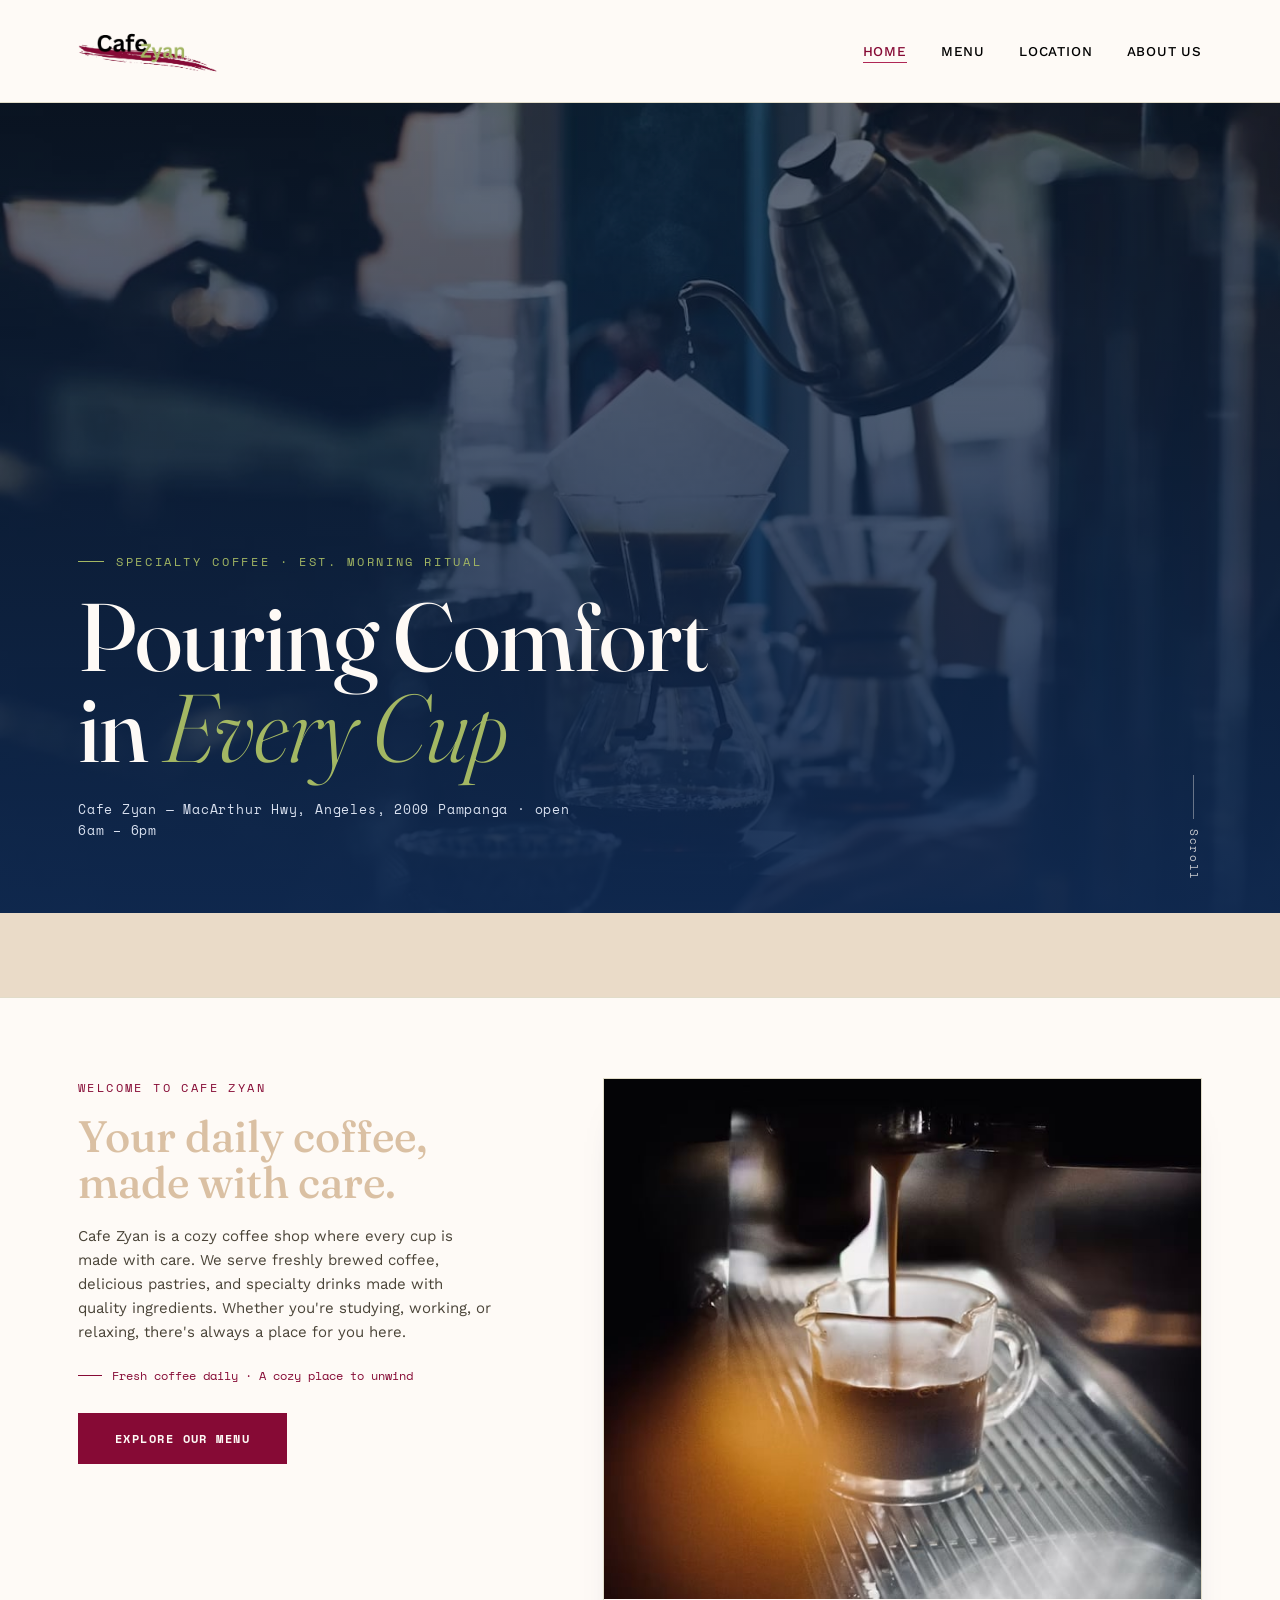
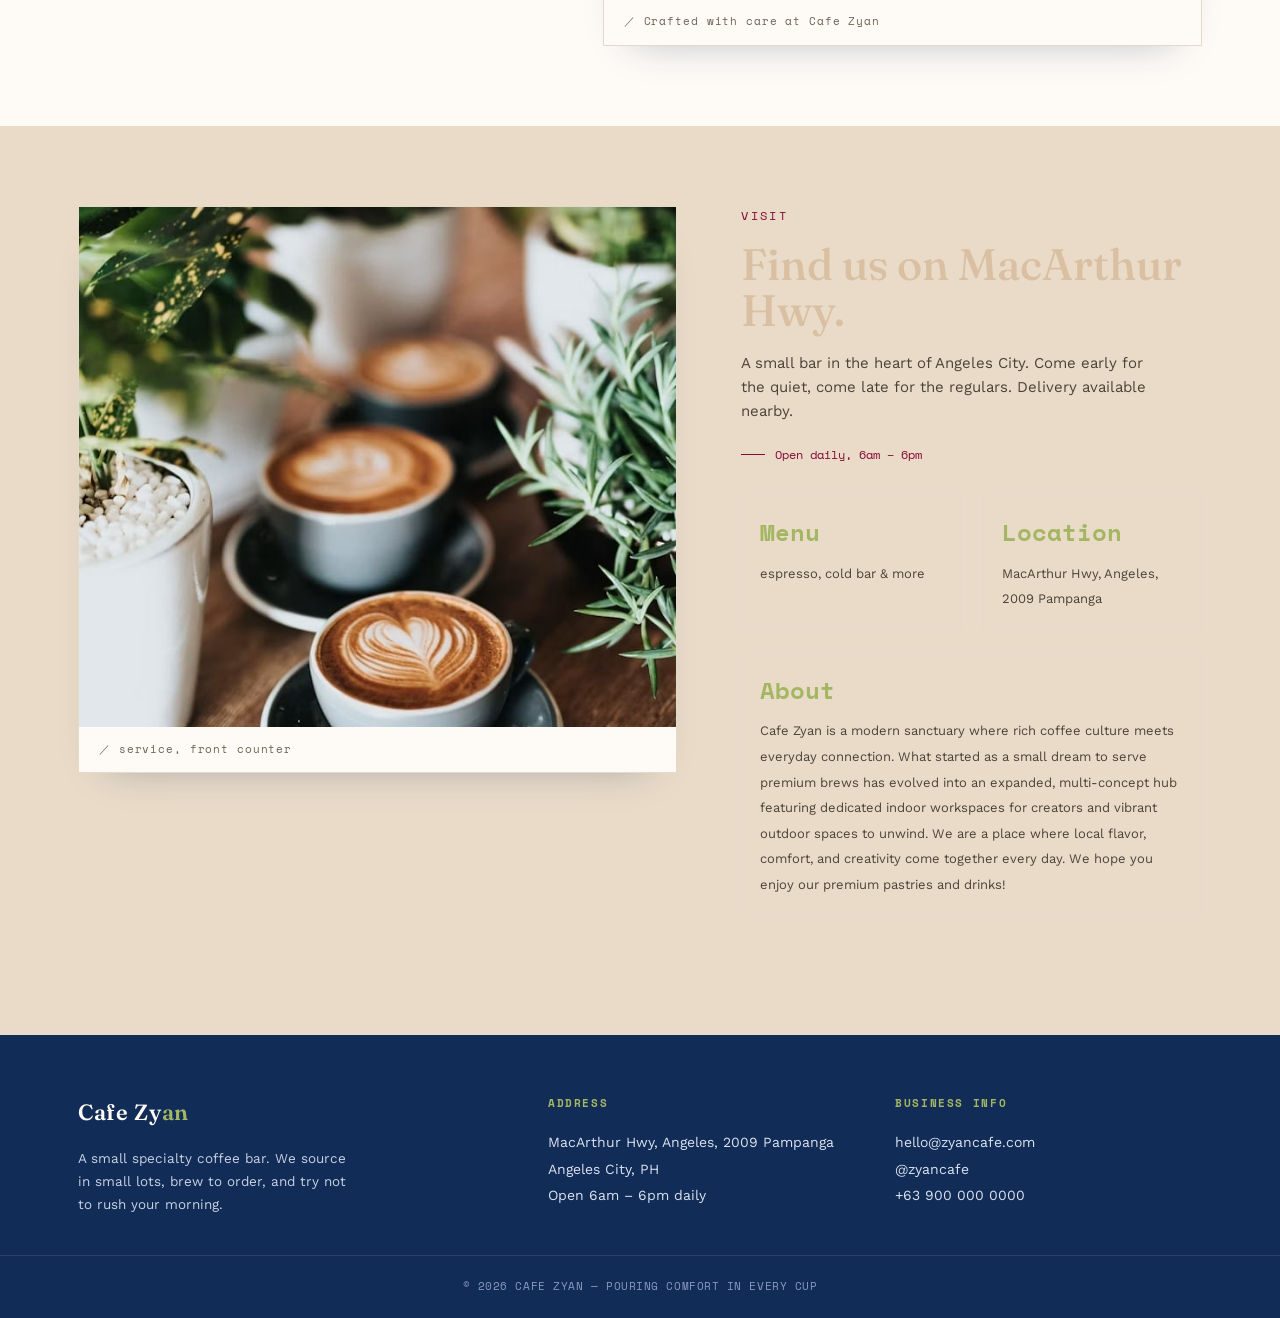
<file: index.html>
<!DOCTYPE html>
<html lang="en">
<head>
<meta charset="UTF-8">
<meta name="viewport" content="width=device-width, initial-scale=1.0">
<title>Cafe Zyan — Home · Pouring Comfort in Every Cup</title>
<link rel="preconnect" href="https://fonts.googleapis.com">
<link rel="preconnect" href="https://fonts.gstatic.com" crossorigin>
<link href="https://fonts.googleapis.com/css2?family=Fraunces:ital,wght@0,300;0,450;0,500;0,600;1,300;1,450;1,500;1,600&family=Work+Sans:wght@300;400;500;600&family=Space+Mono:wght@400;700&display=swap" rel="stylesheet">
<link rel="stylesheet" href="style.css">
</head>
<body>

<header id="top">
  <div class="nav-wrap">
    <div class="logotype nav-logo"><a href="index.html"><img src="image/Logo.png" alt="Cafe Zyan"></a></div>
    <nav>
      <ul id="nav-list">
        <li><a href="index.html" class="active">Home</a></li>
        <li><a href="menu.html">Menu</a></li>
        <li><a href="location.html">Location</a></li>
        <li><a href="about.html">About Us</a></li>
      </ul>
    </nav>
    <button class="menu-toggle" aria-label="Menu" id="toggle">
      <span></span><span></span><span></span>
    </button>
  </div>
</header>

<section class="hero">
  <img src="image/Hero.png" alt="A warmly lit neighborhood coffee bar at dawn">
  <div class="hero-inner">
    <div class="eyebrow">Specialty coffee · est. morning ritual</div>
    <h1>Pouring Comfort<br>in <em>Every Cup</em></h1>
    <p>Cafe Zyan — MacArthur Hwy, Angeles, 2009 Pampanga · open 6am – 6pm</p>
    <div class="scroll-cue"><span class="l"></span>Scroll</div>
  </div>
</section>

<section class="stats">
  <div class="stats-wrap">
    <!-- <div class="stat"><div class="num"><em>03</em></div><div class="label">Brew Methods</div></div>
    <div class="stat"><div class="num"><em>07</em></div><div class="label">Bean Origins</div></div>
    <div class="stat"><div class="num"><em>16h</em></div><div class="label">Cold Brew Steep</div></div>
    <div class="stat"><div class="num"><em>6AM</em></div><div class="label">First Pour Daily</div></div> -->
  </div>
</section>

<section class="section">
  <div class="container">
    <div class="text reveal">
      <span class="tag">Welcome to Cafe Zyan</span>
      <h2>Your daily coffee,<br>made with care.</h2>
      <p class="lede">Cafe Zyan is a cozy coffee shop where every cup is made with care. We serve freshly brewed coffee, delicious pastries, and specialty drinks made with quality ingredients. Whether you're studying, working, or relaxing, there's always a place for you here.</p>
      <div class="stat-note">Fresh coffee daily · A cozy place to unwind</div>
      <a class="btn" href="menu.html" style="margin-top:28px;">Explore Our Menu</a>
    </div>
    <div class="panel reveal d1">
      <img src="image/pouring coffee.png" alt="Barista preparing freshly brewed coffee" style="aspect-ratio:5/6; max-height:520px;">
      <div class="caption">／ Crafted with care at Cafe Zyan</div>
    </div>
  </div>
</section>

<section class="section alt">
  <div class="container">
    <div class="text reveal">
      <span class="tag">Visit</span>
      <h2>Find us on MacArthur Hwy.</h2>
      <p class="lede">A small bar in the heart of Angeles City. Come early for the quiet, come late for the regulars. Delivery available nearby.</p>
      <div class="stat-note">Open daily, 6am – 6pm</div>
      <div class="about-values" style="margin-top:30px;">
        <div class="value"><span class="vn">Menu</span><span class="vt">espresso, cold bar &amp; more</span></div>
        <div class="value"><span class="vn">Location</span><span class="vt">MacArthur Hwy, Angeles, 2009 Pampanga</span></div>
        <div class="value"><span class="vn">About</span><span class="vt">Cafe Zyan is a modern sanctuary where rich coffee culture meets everyday 
          connection. What started as a small dream to serve premium brews has evolved into an expanded, multi-concept hub featuring dedicated 
          indoor workspaces for creators and vibrant outdoor spaces to unwind. We are a place where local flavor, comfort, and creativity 
          come together every day. We hope you enjoy our premium pastries and drinks!</span></div>
      </div>
    </div>
    <div class="panel reveal d1">
      <img src="image/Barista-2.png" alt="A barista handing a latte over the counter to a customer" style="aspect-ratio:5/6; max-height:520px;">
      <div class="caption">／ service, front counter</div>
    </div>
  </div>
</section>

<footer>
  <div class="footer-wrap">
    <div>
      <div class="logotype">Cafe Zy<span>an</span></div>
      <p>A small specialty coffee bar. We source in small lots, brew to order, and try not to rush your morning.</p>
    </div>
    <div class="footer-col">
      <h4>Address</h4>
      <p>MacArthur Hwy, Angeles, 2009 Pampanga</p>
      <p>Angeles City, PH</p>
      <p>Open 6am – 6pm daily</p>
    </div>
    <div class="footer-col">
      <h4>Business Info</h4>
      <a href="mailto:hello@zyancafe.com">hello@zyancafe.com</a>
      <a href="#">@zyancafe</a>
      <a href="#">+63 900 000 0000</a>
    </div>
  </div>
  <div class="footer-bottom">© 2026 CAFE ZYAN — POURING COMFORT IN EVERY CUP</div>
</footer>

<script>
  const toggle = document.getElementById('toggle');
  const navList = document.getElementById('nav-list');
  toggle.addEventListener('click', ()=>{
    navList.classList.toggle('open');
    document.body.classList.toggle('menu-open');
  });
  navList.querySelectorAll('a').forEach(a=>{
    a.addEventListener('click', ()=>{
      navList.classList.remove('open');
      document.body.classList.remove('menu-open');
    });
  });

  const els = document.querySelectorAll('.reveal');
  const io = new IntersectionObserver((entries)=>{
    entries.forEach(e=>{
      if(e.isIntersecting){ e.target.classList.add('show'); io.unobserve(e.target); }
    });
  }, {threshold:.15});
  els.forEach(el=>io.observe(el));
</script>

</body>
</html>
</file>
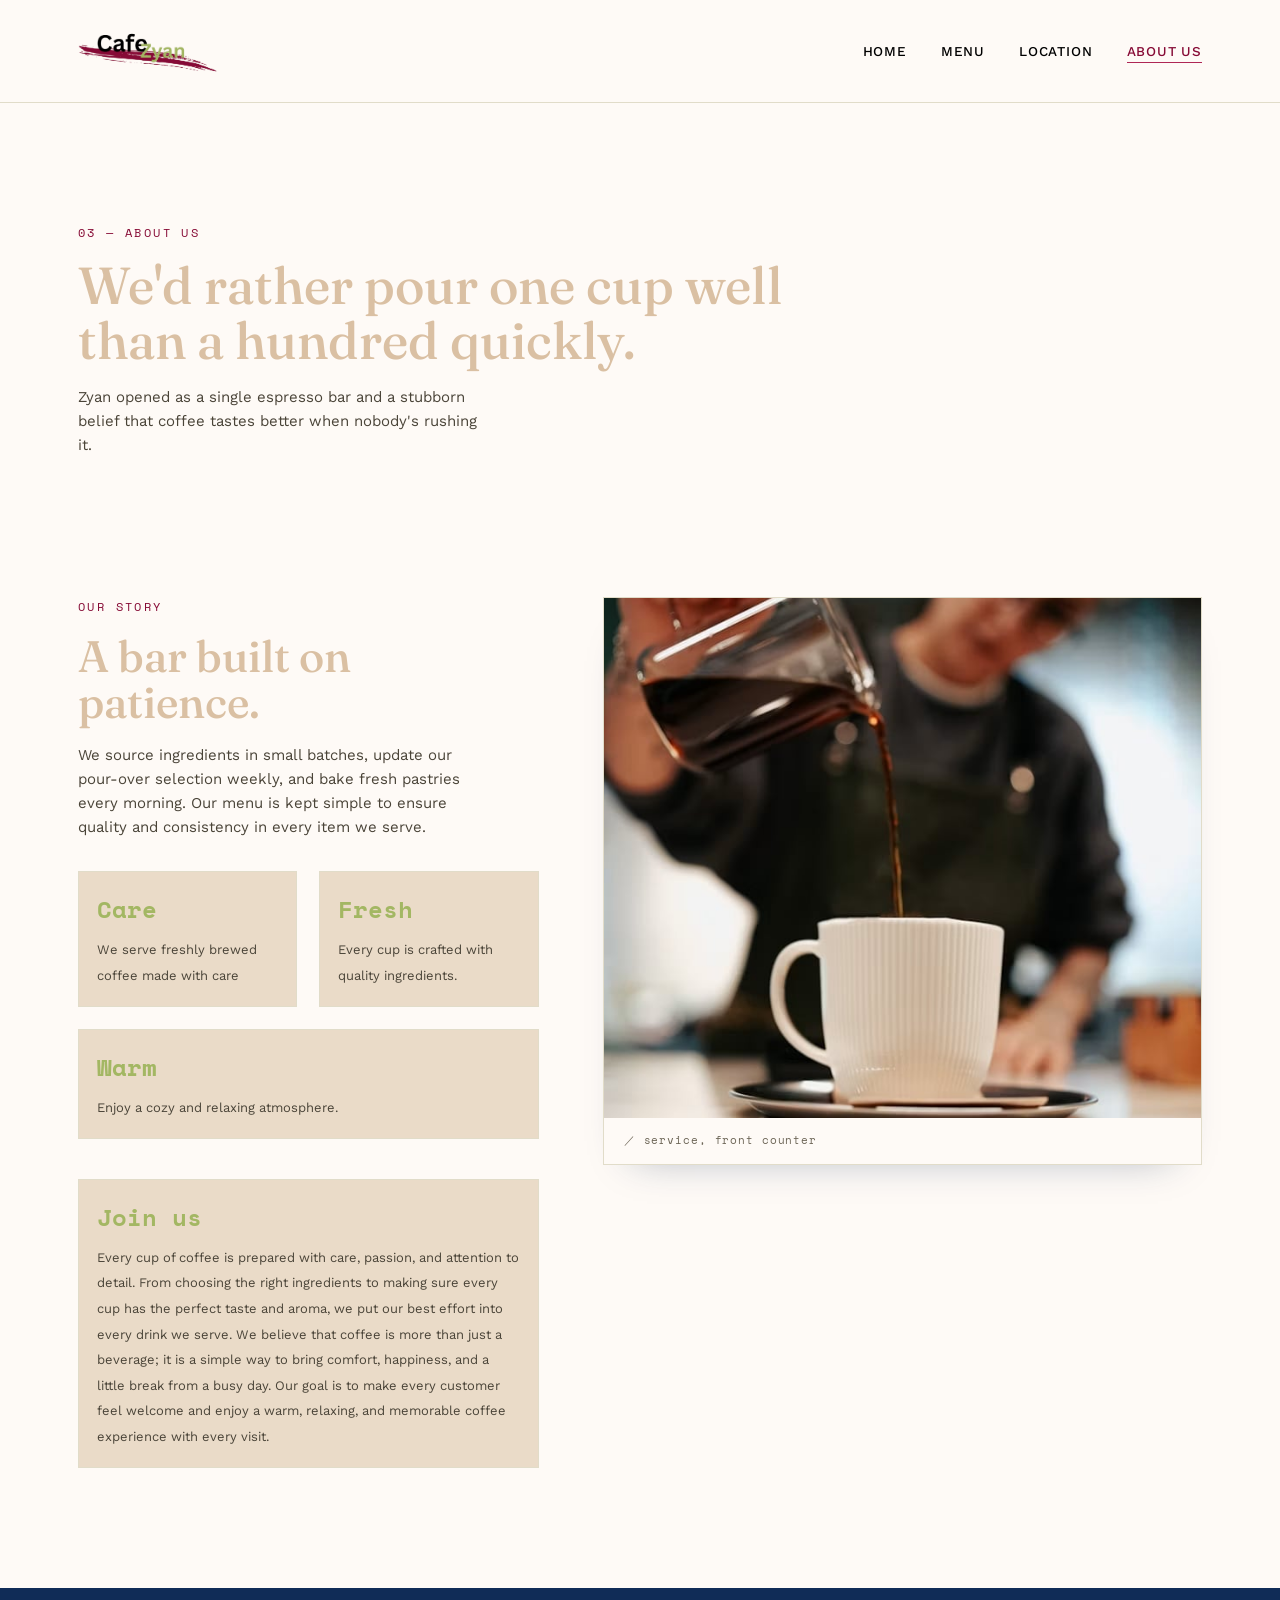
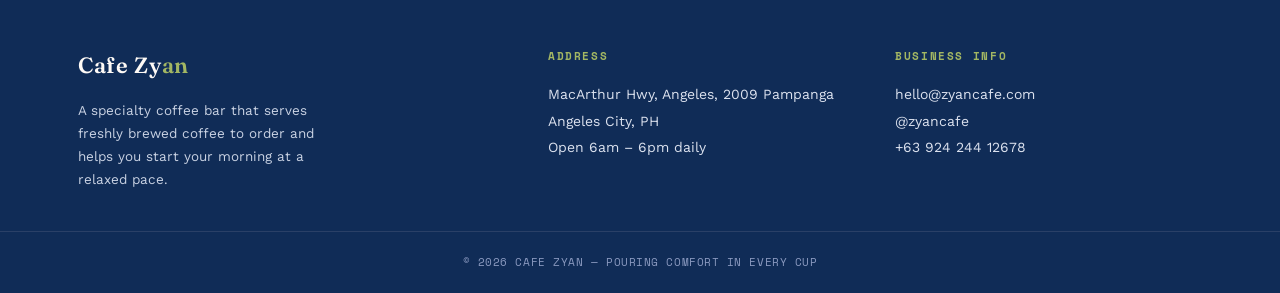
<file: about.html>
<!DOCTYPE html>
<html lang="en">
<head>
<meta charset="UTF-8">
<meta name="viewport" content="width=device-width, initial-scale=1.0">
<title>Cafe Zyan — About Us · Pouring Comfort in Every Cup</title>
<link rel="preconnect" href="https://fonts.googleapis.com">
<link rel="preconnect" href="https://fonts.gstatic.com" crossorigin>
<link href="https://fonts.googleapis.com/css2?family=Fraunces:ital,wght@0,300;0,450;0,500;0,600;1,300;1,450;1,500;1,600&family=Work+Sans:wght@300;400;500;600&family=Space+Mono:wght@400;700&display=swap" rel="stylesheet">
<link rel="stylesheet" href="style.css">
</head>
<body>

<header id="top">
  <div class="nav-wrap">

    <div class="nav-logo">
      <a href="index.html">
        <img src="image/Logo.png" alt="Cafe Zyan">
      </a>
    </div>

    <nav>
      <ul id="nav-list">
        <li><a href="index.html">Home</a></li>
        <li><a href="menu.html">Menu</a></li>
        <li><a href="location.html">Location</a></li>
        <li><a href="about.html" class="active">About Us</a></li>
      </ul>
    </nav>

    <button
      class="menu-toggle"
      id="toggle"
      aria-label="Toggle navigation menu"
      aria-controls="nav-list"
      aria-expanded="false"
      type="button"
    >
      <span></span>
      <span></span>
      <span></span>
    </button>

  </div>
</header>

<section class="page-hero" style="padding:120px 0 60px;">
  <div class="container">
    <span class="tag">03 — About Us</span>
    <h2 style="font-family:'Fraunces', serif; font-weight:500; font-size:clamp(34px,4.5vw,52px); color:var(--orange); line-height:1.05; margin-bottom:18px;">We'd rather pour one cup well<br>than a hundred quickly.</h2>
    <p class="lede" style="font-size:15px; color:#4a4438; max-width:46ch;">Zyan opened as a single espresso bar and a stubborn belief that coffee tastes better when nobody's rushing it.</p>
  </div>
</section>

<section class="section">
  <div class="container">
    <div class="text reveal">
      <span class="tag">Our story</span>
      <h2>A bar built on patience.</h2>
      <p class="lede">We source ingredients in small batches, update our pour-over selection weekly, and bake fresh pastries every morning. Our menu is kept simple to ensure quality and consistency in every item we serve.</p>
      
      <div class="about-values">
        <div class="value"><span class="vn">Care</span><span class="vt">We serve freshly brewed coffee made with care</span></div>
        <div class="value"><span class="vn">Fresh</span><span class="vt">Every cup is crafted with quality ingredients.</span></div>
        <div class="value"><span class="vn">Warm</span><span class="vt">Enjoy a cozy and relaxing atmosphere.</span></div>
      </div>

        <div class="stats">
          <div class="about-values">
          <div class="value"><span class="vn">Join us</span><span class="vt">Every cup of coffee is prepared with care, passion, and attention to detail. From choosing the right ingredients to making sure every cup has the perfect taste and aroma, 
            we put our best effort into every drink we serve. We believe that coffee is more than just a beverage; it is a simple way to bring comfort, happiness, and a little break from a busy day. Our goal is to make every 
            customer feel welcome and enjoy a warm, relaxing, and memorable coffee experience with every visit. </span></div>
        </div>
      </div>
    </div>

    <div class="panel reveal d1">
      <img src="./image/Barista.png" alt="A barista handing a latte over the counter to a customer" style="aspect-ratio:5/6; max-height:520px;">
      <div class="caption">／ service, front counter</div>
    </div>
  </div>
</section>

<footer>
  <div class="footer-wrap">
    <div>
      <div class="logotype">Cafe Zy<span>an</span></div>
      <p>A specialty coffee bar that serves freshly brewed coffee to order and helps you start your morning at a relaxed pace.</p>
    </div>
    <div class="footer-col">
      <h4>Address</h4>
      <p>MacArthur Hwy, Angeles, 2009 Pampanga</p>
      <p>Angeles City, PH</p>
      <p>Open 6am – 6pm daily</p>
    </div>
    <div class="footer-col">
      <h4>Business Info</h4>
      <a href="mailto:hello@zyancafe.com">hello@zyancafe.com</a>
      <a href="#">@zyancafe</a>
      <a href="#">+63 924 244 12678</a>
    </div>
  </div>
  <div class="footer-bottom">© 2026 CAFE ZYAN — POURING COMFORT IN EVERY CUP</div>
</footer>


<script>
  const toggle = document.getElementById("toggle");
  const navList = document.getElementById("nav-list");

  toggle.addEventListener("click", function () {
    const isOpen = navList.classList.toggle("open");
    document.body.classList.toggle("menu-open", isOpen);
  });

  const navLinks = navList.querySelectorAll("a");

  navLinks.forEach(function (link) {
    link.addEventListener("click", function () {
      navList.classList.remove("open");
      document.body.classList.remove("menu-open");
    });
  });

  const revealElements = document.querySelectorAll(".reveal");

  const observer = new IntersectionObserver(function (entries) {
    entries.forEach(function (entry) {
      if (entry.isIntersecting) {
        entry.target.classList.add("show");
        observer.unobserve(entry.target);
      }
    });
  }, {
    threshold: 0.15
  });

  revealElements.forEach(function (element) {
    observer.observe(element);
  });
</script>
</body>
</html>
</file>
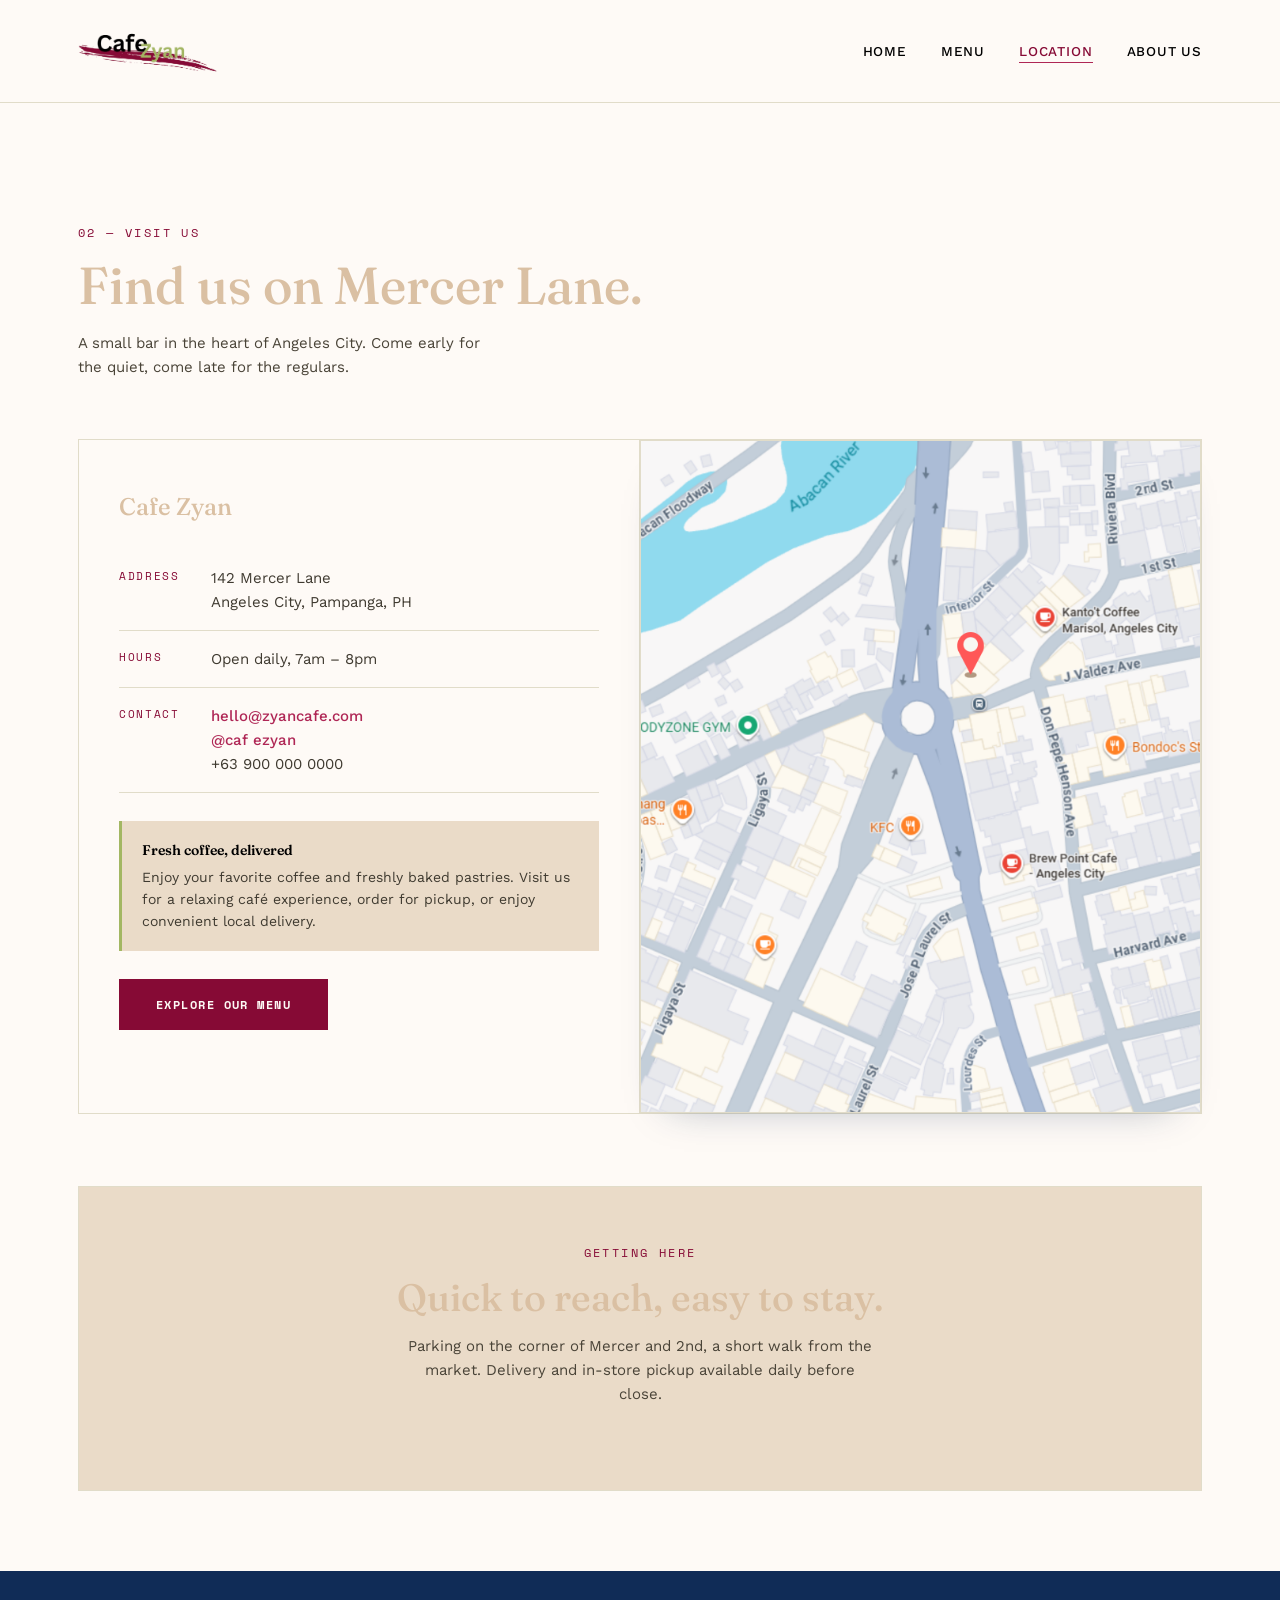
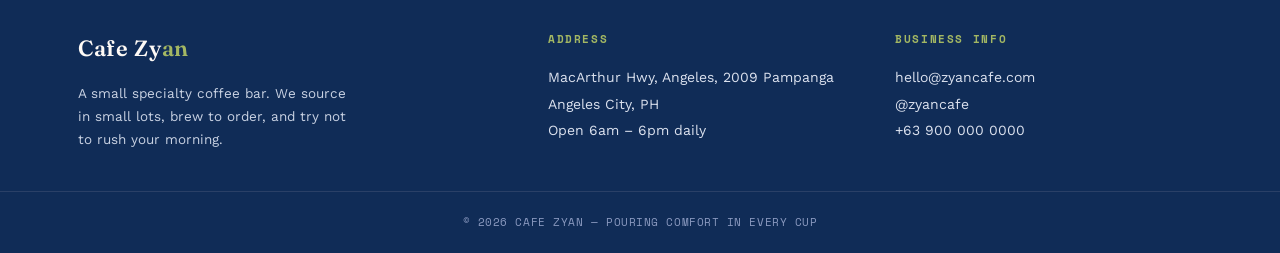
<file: location.html>
<!DOCTYPE html>
<html lang="en">
<head>
<meta charset="UTF-8">
<meta name="viewport" content="width=device-width, initial-scale=1.0">
<title>Cafe Zyan — Location · Pouring Comfort in Every Cup</title>
<link rel="preconnect" href="https://fonts.googleapis.com">
<link rel="preconnect" href="https://fonts.gstatic.com" crossorigin>
<link href="https://fonts.googleapis.com/css2?family=Fraunces:ital,wght@0,300;0,450;0,500;0,600;1,300;1,450;1,500;1,600&family=Work+Sans:wght@300;400;500;600&family=Space+Mono:wght@400;700&display=swap" rel="stylesheet">
<link rel="stylesheet" href="style.css">
</head>
<body>

<header id="top">
  <div class="nav-wrap">
    <div class="logotype nav-logo"><a href="index.html"><img src="image/Logo.png" alt="Cafe Zyan"></a></div>
    <nav>
      <ul id="nav-list">
        <li><a href="index.html">Home</a></li>
        <li><a href="menu.html">Menu</a></li>
        <li><a href="location.html" class="active">Location</a></li>
        <li><a href="about.html">About Us</a></li>
      </ul>
    </nav>
    <button class="menu-toggle" aria-label="Menu" id="toggle">
      <span></span><span></span><span></span>
    </button>
  </div>
</header>

<section class="page-hero" style="padding:120px 0 60px;">
  <div class="container">
    <span class="tag">02 — Visit Us</span>
    <h2 style="font-family:'Fraunces', serif; font-weight:500; font-size:clamp(34px,4.5vw,52px); color:var(--orange); line-height:1.05; margin-bottom:18px;">Find us on Mercer Lane.</h2>
    <p class="lede" style="font-size:15px; color:#4a4438; max-width:46ch;">A small bar in the heart of Angeles City. Come early for the quiet, come late for the regulars.</p>
  </div>
</section>

<section class="section" style="padding-top:0;">
  <div class="container" style="display:block;">
    <div class="location-wrap reveal">
      <div class="location-info">
        <h3>Cafe Zyan</h3>
        <div class="info-row">
          <div class="k">Address</div>
          <div class="v">142 Mercer Lane<br>Angeles City, Pampanga, PH</div>
        </div>
        <div class="info-row">
          <div class="k">Hours</div>
          <div class="v">Open daily, 7am – 8pm</div>
        </div>
        <div class="info-row">
          <div class="k">Contact</div>
          <div class="v">
            <a href="mailto:hello@zyancafe.com">hello@zyancafe.com</a><br>
            <a href="#">@caf ezyan</a><br>
            +63 900 000 0000
          </div>
        </div>
        <div class="delivery">
          <strong>Fresh coffee, delivered</strong>
          Enjoy your favorite coffee and freshly baked pastries. Visit us for a relaxing café experience, order for pickup, or enjoy convenient local delivery.
        </div>
        <a class="btn" href="menu.html" style="margin-top:28px;">Explore Our Menu</a>
      </div>
      <div class="panel reveal d1">
        <img src="image/map.png" alt="Cafe Zyan location map">
      </div>
    </div>

    <div class="section alt" style="margin-top:72px; padding:56px; border:1px solid var(--line);">
      <div class="container" style="display:block; text-align:center;">
        <span class="tag">Getting here</span>
        <h2 style="font-family:'Fraunces', serif; font-weight:500; font-size:clamp(26px,3.5vw,38px); color:var(--orange); margin-bottom:16px;">Quick to reach, easy to stay.</h2>
        <p class="lede" style="margin:0 auto 28px; max-width:52ch; font-size:15px; color:#4a4438;">Parking on the corner of Mercer and 2nd, a short walk from the market. Delivery and in-store pickup available daily before close.</p>
     
      </div>
    </div>
  </div>
</section>

  <footer>
  <div class="footer-wrap">
    <div>
      <div class="logotype">Cafe Zy<span>an</span></div>
      <p>A small specialty coffee bar. We source in small lots, brew to order, and try not to rush your morning.</p>
    </div>
    <div class="footer-col">
      <h4>Address</h4>
      <p>MacArthur Hwy, Angeles, 2009 Pampanga</p>
      <p>Angeles City, PH</p>
      <p>Open 6am – 6pm daily</p>
    </div>
    <div class="footer-col">
      <h4>Business Info</h4>
      <a href="mailto:hello@zyancafe.com">hello@zyancafe.com</a>
      <a href="#">@zyancafe</a>
      <a href="#">+63 900 000 0000</a>
    </div>
  </div>
  <div class="footer-bottom">© 2026 CAFE ZYAN — POURING COMFORT IN EVERY CUP</div>
</footer>

<script>
  const toggle = document.getElementById('toggle');
  const navList = document.getElementById('nav-list');
  toggle.addEventListener('click', ()=>{
    navList.classList.toggle('open');
    document.body.classList.toggle('menu-open');
  });
  navList.querySelectorAll('a').forEach(a=>{
    a.addEventListener('click', ()=>{
      navList.classList.remove('open');
      document.body.classList.remove('menu-open');
    });
  });

  const els = document.querySelectorAll('.reveal');
  const io = new IntersectionObserver((entries)=>{
    entries.forEach(e=>{
      if(e.isIntersecting){ e.target.classList.add('show'); io.unobserve(e.target); }
    });
  }, {threshold:.15});
  els.forEach(el=>io.observe(el));
</script>

</body>
</html>
</file>
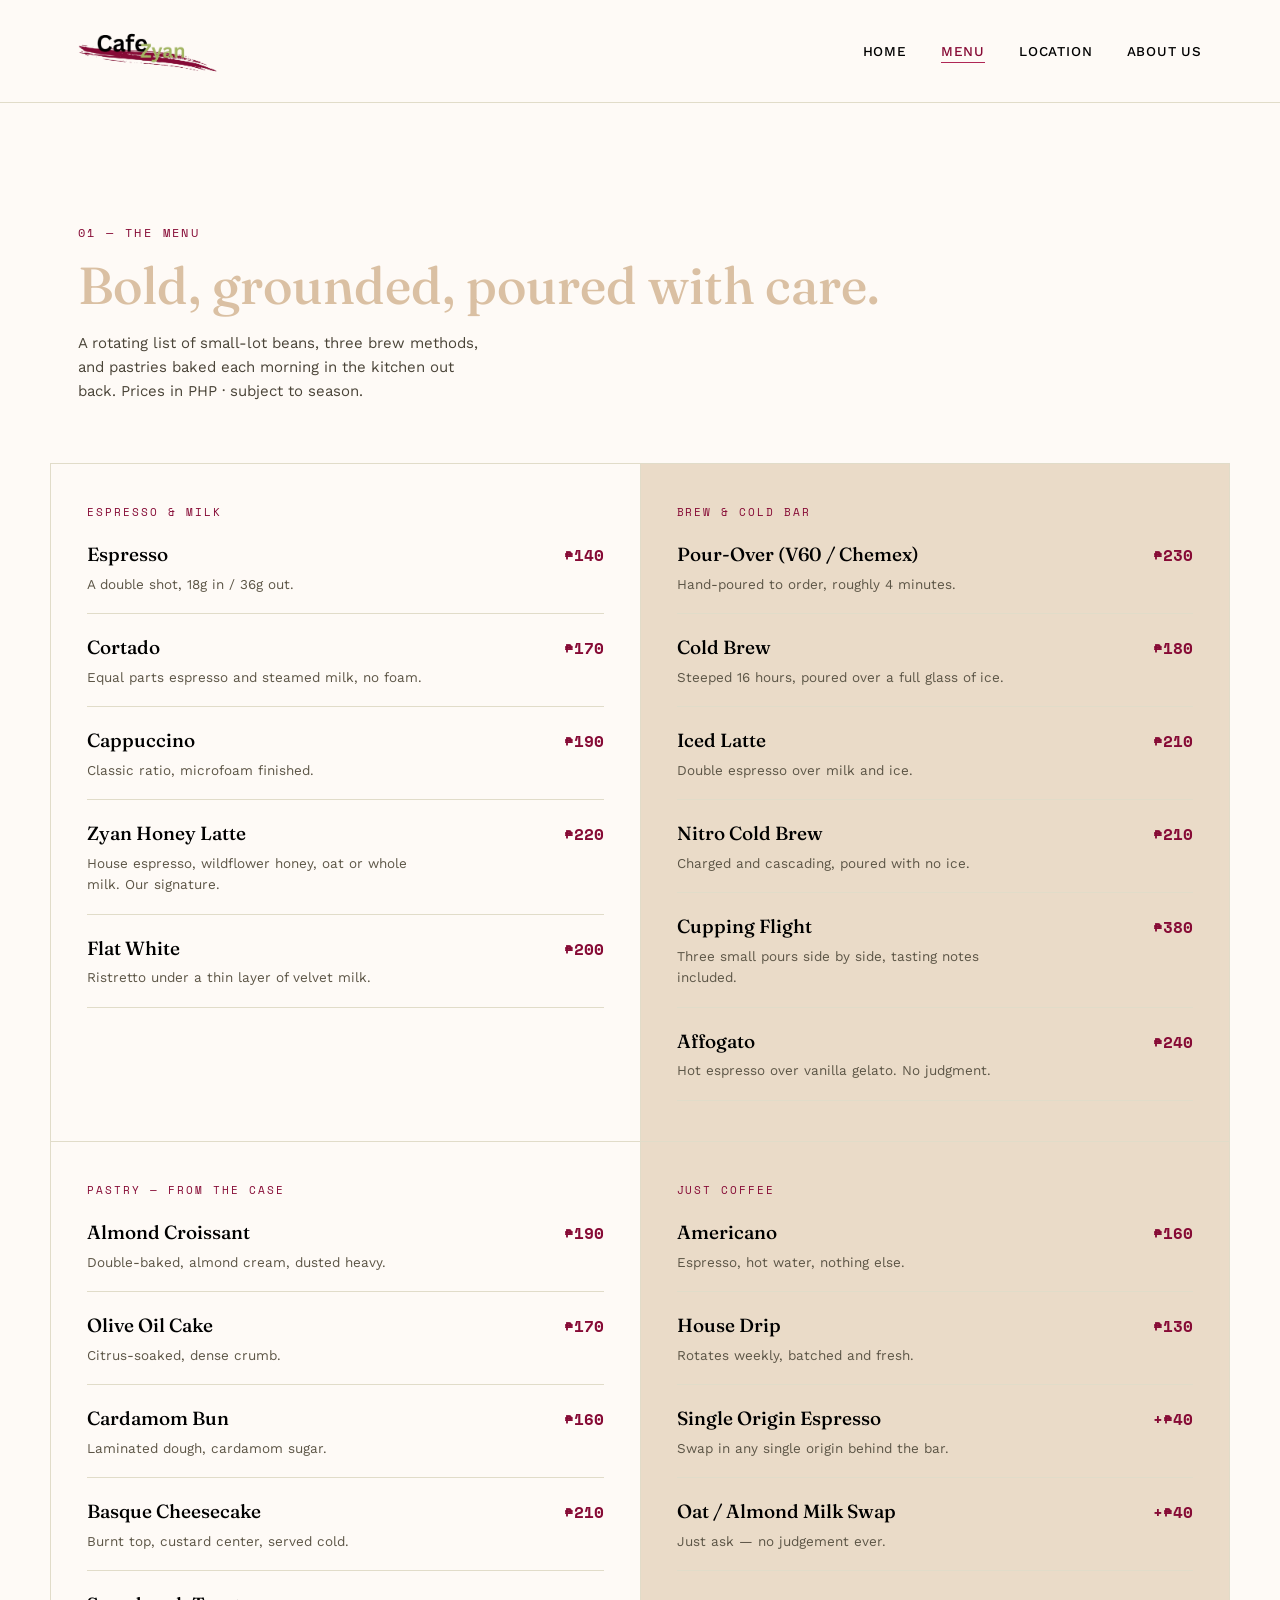
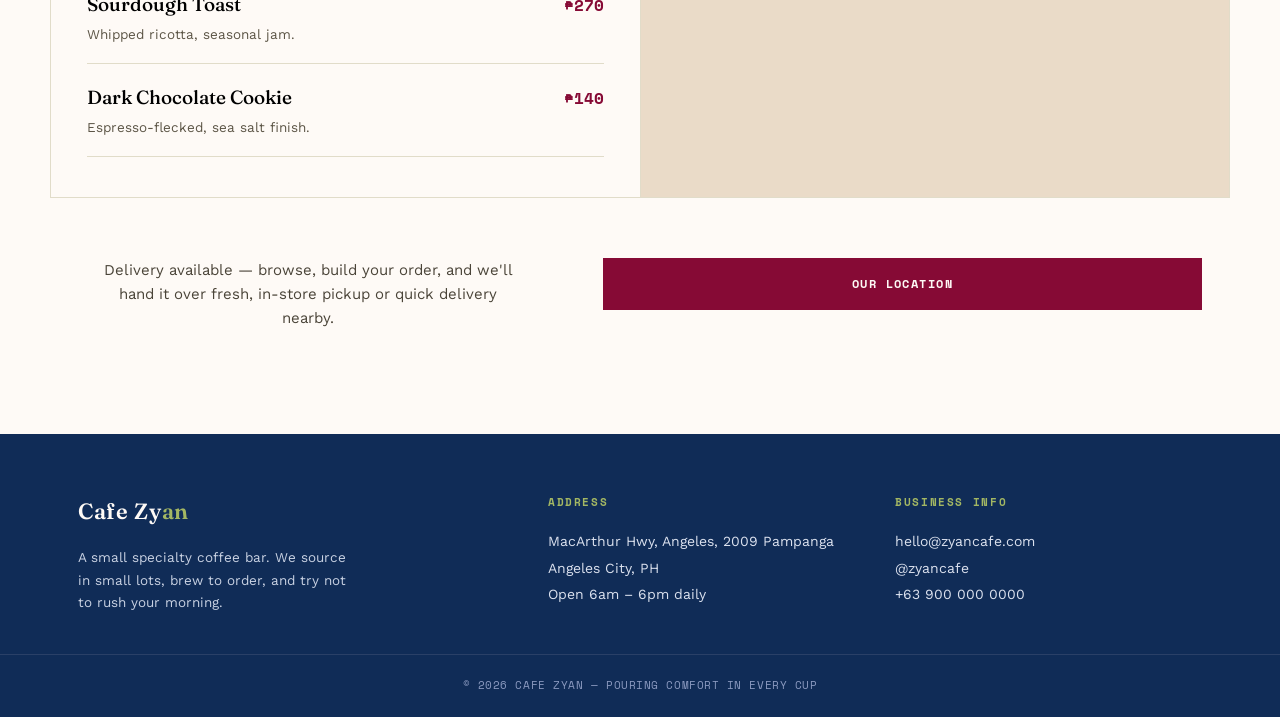
<file: menu.html>
<!DOCTYPE html>
<html lang="en">
<head>
<meta charset="UTF-8">
<meta name="viewport" content="width=device-width, initial-scale=1.0">
<title>Cafe Zyan — Menu · Pouring Comfort in Every Cup</title>
<link rel="preconnect" href="https://fonts.googleapis.com">
<link rel="preconnect" href="https://fonts.gstatic.com" crossorigin>
<link href="https://fonts.googleapis.com/css2?family=Fraunces:ital,wght@0,300;0,450;0,500;0,600;1,300;1,450;1,500;1,600&family=Work+Sans:wght@300;400;500;600&family=Space+Mono:wght@400;700&display=swap" rel="stylesheet">
<link rel="stylesheet" href="style.css">
</head>
<body>

<header id="top">
  <div class="nav-wrap">
    <a href="index.html" class="nav-logo">
      <img src="image/Logo.png" alt="Cafe Zyan">
    </a>

    <nav>
      <ul id="nav-list">
        <li><a href="index.html">Home</a></li>
        <li><a href="menu.html" class="active">Menu</a></li>
        <li><a href="location.html">Location</a></li>
        <li><a href="about.html">About Us</a></li>
      </ul>
    </nav>

    <button class="menu-toggle" id="toggle" aria-label="Menu" type="button">
      <span></span>
      <span></span>
      <span></span>
    </button>
  </div>
</header>

<section class="page-hero" style="padding:120px 0 60px;">
  <div class="container">
    <span class="tag">01 — The Menu</span>
    <h2 style="font-family:'Fraunces', serif; font-weight:500; font-size:clamp(34px,4.5vw,52px); color:var(--orange); line-height:1.05; margin-bottom:18px;">Bold, grounded, poured with care.</h2>
    <p class="lede" style="font-size:15px; color:#4a4438; max-width:46ch;">A rotating list of small-lot beans, three brew methods, and pastries baked each morning in the kitchen out back. Prices in PHP · subject to season.</p>
  </div>
</section>

<section class="section" style="padding-top:0;">
  <div class="menu-grid">
    <div class="menu-col reveal">
      <div class="menu-title">Espresso &amp; Milk</div>
      <div class="item">
        <div class="name">Espresso</div>
        <div class="price">₱140</div>
        <div class="desc">A double shot, 18g in / 36g out.</div>
      </div>
      <div class="item">
        <div class="name">Cortado</div>
        <div class="price">₱170</div>
        <div class="desc">Equal parts espresso and steamed milk, no foam.</div>
      </div>
      <div class="item">
        <div class="name">Cappuccino</div>
        <div class="price">₱190</div>
        <div class="desc">Classic ratio, microfoam finished.</div>
      </div>
      <div class="item">
        <div class="name">Zyan Honey Latte</div>
        <div class="price">₱220</div>
        <div class="desc">House espresso, wildflower honey, oat or whole milk. Our signature.</div>
      </div>
      <div class="item">
        <div class="name">Flat White</div>
        <div class="price">₱200</div>
        <div class="desc">Ristretto under a thin layer of velvet milk.</div>
      </div>
    </div>

    <div class="menu-col reveal d1" style="background:var(--beige);">
      <div class="menu-title">Brew &amp; Cold Bar</div>
      <div class="item">
        <div class="name">Pour-Over (V60 / Chemex)</div>
        <div class="price">₱230</div>
        <div class="desc">Hand-poured to order, roughly 4 minutes.</div>
      </div>
      <div class="item">
        <div class="name">Cold Brew</div>
        <div class="price">₱180</div>
        <div class="desc">Steeped 16 hours, poured over a full glass of ice.</div>
      </div>
      <div class="item">
        <div class="name">Iced Latte</div>
        <div class="price">₱210</div>
        <div class="desc">Double espresso over milk and ice.</div>
      </div>
      <div class="item">
        <div class="name">Nitro Cold Brew</div>
        <div class="price">₱210</div>
        <div class="desc">Charged and cascading, poured with no ice.</div>
      </div>
      <div class="item">
        <div class="name">Cupping Flight</div>
        <div class="price">₱380</div>
        <div class="desc">Three small pours side by side, tasting notes included.</div>
      </div>
      <div class="item">
        <div class="name">Affogato</div>
        <div class="price">₱240</div>
        <div class="desc">Hot espresso over vanilla gelato. No judgment.</div>
      </div>
    </div>

    <div class="menu-col reveal d2" style="background:var(--seashell);">
      <div class="menu-title">Pastry — From the Case</div>
      <div class="item">
        <div class="name">Almond Croissant</div>
        <div class="price">₱190</div>
        <div class="desc">Double-baked, almond cream, dusted heavy.</div>
      </div>
      <div class="item">
        <div class="name">Olive Oil Cake</div>
        <div class="price">₱170</div>
        <div class="desc">Citrus-soaked, dense crumb.</div>
      </div>
      <div class="item">
        <div class="name">Cardamom Bun</div>
        <div class="price">₱160</div>
        <div class="desc">Laminated dough, cardamom sugar.</div>
      </div>
      <div class="item">
        <div class="name">Basque Cheesecake</div>
        <div class="price">₱210</div>
        <div class="desc">Burnt top, custard center, served cold.</div>
      </div>
      <div class="item">
        <div class="name">Sourdough Toast</div>
        <div class="price">₱270</div>
        <div class="desc">Whipped ricotta, seasonal jam.</div>
      </div>
      <div class="item">
        <div class="name">Dark Chocolate Cookie</div>
        <div class="price">₱140</div>
        <div class="desc">Espresso-flecked, sea salt finish.</div>
      </div>
    </div>

    <div class="menu-col reveal d3" style="background:var(--beige);">
      <div class="menu-title">Just Coffee</div>
      <div class="item">
        <div class="name">Americano</div>
        <div class="price">₱160</div>
        <div class="desc">Espresso, hot water, nothing else.</div>
      </div>
      <div class="item">
        <div class="name">House Drip</div>
        <div class="price">₱130</div>
        <div class="desc">Rotates weekly, batched and fresh.</div>
      </div>
      <div class="item">
        <div class="name">Single Origin Espresso</div>
        <div class="price">+₱40</div>
        <div class="desc">Swap in any single origin behind the bar.</div>
      </div>
      <div class="item">
        <div class="name">Oat / Almond Milk Swap</div>
        <div class="price">+₱40</div>
        <div class="desc">Just ask — no judgement ever.</div>
      </div>
    </div>
  </div>

  <div class="container" style="text-align:center; margin-top:60px;">
    <p class="lede" style="margin:0 auto 24px; max-width:46ch;">Delivery available — browse, build your order, and we'll hand it over fresh, in-store pickup or quick delivery nearby.</p>
    <a class="btn" href="location.html">Our location</a>
  </div>
</section>

<footer>
  <div class="footer-wrap">
    <div>
      <div class="logotype">Cafe Zy<span>an</span></div>
      <p>A small specialty coffee bar. We source in small lots, brew to order, and try not to rush your morning.</p>
    </div>
    <div class="footer-col">
      <h4>Address</h4>
      <p>MacArthur Hwy, Angeles, 2009 Pampanga</p>
      <p>Angeles City, PH</p>
      <p>Open 6am – 6pm daily</p>
    </div>
    <div class="footer-col">
      <h4>Business Info</h4>
      <a href="mailto:hello@zyancafe.com">hello@zyancafe.com</a>
      <a href="#">@zyancafe</a>
      <a href="#">+63 900 000 0000</a>
    </div>
  </div>
  <div class="footer-bottom">© 2026 CAFE ZYAN — POURING COMFORT IN EVERY CUP</div>
</footer>

<script>
  const toggle = document.getElementById('toggle');
  const navList = document.getElementById('nav-list');
  toggle.addEventListener('click', ()=>{
    navList.classList.toggle('open');
    document.body.classList.toggle('menu-open');
  });
  navList.querySelectorAll('a').forEach(a=>{
    a.addEventListener('click', ()=>{
      navList.classList.remove('open');
      document.body.classList.remove('menu-open');
    });
  });

  const els = document.querySelectorAll('.reveal');
  const io = new IntersectionObserver((entries)=>{
    entries.forEach(e=>{
      if(e.isIntersecting){ e.target.classList.add('show'); io.unobserve(e.target); }
    });
  }, {threshold:.15});
  els.forEach(el=>io.observe(el));
</script>

</body>
</html>
</file>
<file: style.css>
/* ============================================================
   PALETTE
   Seashell #FEFAF6      main background
   Beige    #EADBC8      secondary section background
   Orange   #DAC0A3      headings
   Fibonacci Blue #102C57  hero/footer background
   Renanthera Orchid #860A35  primary CTA / buttons
   Violet Red #AF2655    CTA hover / links
   Olive-Lime #A3B763    highlights / stat numbers
   Ink      #000000      text
   Line     #E1DCC9      border
   ============================================================ */

:root{
  --seashell:#FEFAF6;
  --beige:#EADBC8;
  --orange:#DAC0A3;
  --blue:#102C57;
  --orchid:#860A35;
  --violet:#AF2655;
  --olive:#A3B763;
  --ink:#000000;
  --line:#E1DCC9;
}

*{box-sizing:border-box; margin:0; padding:0;}
html{scroll-behavior:smooth;}
body{
  background:var(--seashell);
  color:var(--ink);
  font-family:'Work Sans', sans-serif;
  font-weight:400;
  line-height:1.6;
  -webkit-font-smoothing:antialiased;
  overflow-x:hidden;
}
img{max-width:100%; display:block;}
a{color:var(--violet); text-decoration:none;}
a:hover{text-decoration:underline; text-underline-offset:3px;}

.container{max-width:1180px; margin:0 auto; padding:0 28px;}

/* ---------- NAV ---------- */
header{
  position:sticky; top:0; z-index:50;
  background:rgba(254,250,246,.92);
  backdrop-filter:blur(6px);
  border-bottom:1px solid var(--line);
}
.nav-wrap{
  max-width:1180px; margin:0 auto;
  display:flex; align-items:center; justify-content:space-between;
  padding:16px 28px;
}
.logotype{
  font-family:'Fraunces', serif;
  font-weight:600;
  font-size:22px;
  letter-spacing:.03em;
  color:var(--ink);
}
.logotype span{color:var(--violet);}
.logotype a{color:inherit; text-decoration:none;}
.logotype a:hover{color:inherit; text-decoration:none;}
.nav-logo img{display:block; height:70px; width:auto; max-width:180px; object-fit:contain;}
.nav-logo{display:flex; align-items:center;}
nav ul{
  list-style:none; display:flex; gap:34px;
}
nav a{
  color:var(--ink);
  font-size:13.5px;
  letter-spacing:.06em;
  text-transform:uppercase;
  font-weight:500;
  position:relative;
  padding-bottom:4px;
}
nav a:hover{color:var(--violet); text-decoration:none;}
nav a::after{
  content:"";
  position:absolute; left:0; bottom:0;
  width:0; height:1px; background:var(--violet);
  transition:width .25s ease;
}
nav a:hover::after{width:100%;}
nav a.active{color:var(--orchid);}
nav a.active::after{width:100%;}

.menu-toggle{
  display:none;
  flex-direction:column;
  gap:5px;
  background:none; border:none; cursor:pointer;
  padding:8px;
}
.menu-toggle span{
  width:24px; height:2px; background:var(--ink);
}

/* ---------- HERO ---------- */
.hero{
  position:relative;
  height:90vh; min-height:560px;
  display:flex; align-items:flex-end;
  background:var(--blue);
  overflow:hidden;
}
.hero img{
  position:absolute; inset:0;
  width:100%; height:100%; object-fit:cover;
  filter:saturate(1.02) brightness(.55);
  opacity:.9;
}
.hero::after{
  content:"";
  position:absolute; inset:0;
  background:linear-gradient(180deg, rgba(16,44,87,.2) 0%, rgba(16,44,87,.85) 100%);
}
.hero-inner{
  position:relative; z-index:2;
  max-width:1180px; margin:0 auto; width:100%;
  padding:0 28px 72px;
  color:var(--seashell);
}
.eyebrow{
  font-family:'Space Mono', monospace;
  font-size:12px;
  letter-spacing:.22em;
  text-transform:uppercase;
  color:var(--olive);
  margin-bottom:20px;
  display:flex; align-items:center; gap:12px;
}
.eyebrow::before{
  content:"";
  width:26px; height:1px; background:var(--olive);
}
.hero h1{
  font-family:'Fraunces', serif;
  font-weight:450;
  font-size:clamp(44px, 8vw, 96px);
  line-height:.95;
  letter-spacing:-.01em;
}
.hero h1 em{
  font-style:italic; font-weight:300;
  color:var(--olive);
}
.hero p{
  font-family:'Space Mono', monospace;
  font-size:13px;
  letter-spacing:.06em;
  max-width:520px;
  margin-top:26px;
  color:#d8e0ef;
}
.scroll-cue{
  position:absolute; right:28px; bottom:32px; z-index:2;
  color:var(--seashell);
  font-family:'Space Mono', monospace;
  font-size:11px; letter-spacing:.15em;
  writing-mode:vertical-rl;
  display:flex; align-items:center; gap:10px;
  opacity:.75;
}
.scroll-cue .l{width:1px; height:44px; background:var(--seashell); opacity:.5; animation:cue 1.6s ease-in-out infinite;}
@keyframes cue{0%,100%{transform:scaleY(1);}50%{transform:scaleY(.5);}}

/* ---------- STATS ---------- */
.stats{
  background:var(--beige);
  border-bottom:1px solid var(--line);
}
.stats-wrap{
  max-width:1180px; margin:0 auto;
  display:grid; grid-template-columns:repeat(4,1fr);
  padding:42px 28px;
}
.stat{padding:0 20px; border-left:1px solid var(--line);}
.stat:first-child{border-left:none; padding-left:0;}
.stat .num{
  font-family:'Space Mono', monospace;
  font-weight:700;
  font-size:32px;
  color:var(--orchid);
}
.stat .num em{font-style:normal; color:var(--olive);}
.stat .label{
  font-size:12.5px;
  letter-spacing:.05em;
  text-transform:uppercase;
  color:#4a4438;
  margin-top:6px;
}

/* ---------- SECTIONS ---------- */
.section{padding:100px 0;}
.section.alt{background:var(--beige);}
.section .container{display:grid; grid-template-columns:1fr 1.3fr; gap:64px; align-items:start;}
.section.alt .container{grid-template-columns:1.3fr 1fr;}
.section.alt .text{order:2;}

.tag{
  font-family:'Space Mono', monospace;
  font-size:12px; letter-spacing:.2em; text-transform:uppercase;
  color:var(--orchid); margin-bottom:16px; display:block;
}
.section h2{
  font-family:'Fraunces', serif;
  font-weight:500;
  font-size:clamp(30px,4vw,44px);
  color:var(--orange);
  line-height:1.05;
  margin-bottom:18px;
}
.section .lede{
  font-size:15px; color:#4a4438;
  max-width:46ch;
}
.stat-note{
  font-family:'Space Mono', monospace;
  font-size:12px; color:var(--orchid);
  margin-top:22px;
  display:flex; align-items:center; gap:10px;
}
.stat-note::before{content:""; width:24px; height:1px; background:var(--orchid);}

.panel{
  background:var(--seashell);
  border:1px solid var(--line);
  box-shadow:0 20px 40px -30px rgba(16,44,87,.4);
}
.panel img{width:100%; aspect-ratio:5/6; object-fit:cover; height:100%;}
.panel .caption{
  font-family:'Space Mono', monospace;
  font-size:11px; letter-spacing:.08em;
  color:#6b6455; padding:14px 20px;
}

/* ---------- MENU ---------- */
.menu-grid{
  max-width:1180px; margin:0 auto;
  display:grid; grid-template-columns:1fr 1fr;
  gap:1px;
  background:var(--line);
  border:1px solid var(--line);
}
.menu-col{background:var(--seashell); padding:40px 36px;}
.menu-col h3{
  font-family:'Fraunces', serif;
  font-weight:500; font-size:26px;
  color:var(--orange);
  padding-bottom:16px;
  border-bottom:1px solid var(--line);
  margin-bottom:8px;
}
.menu-title{
  font-family:'Space Mono', monospace;
  font-size:11px; letter-spacing:.18em; text-transform:uppercase;
  color:var(--orchid);
}
.item{
  display:grid;
  grid-template-columns:1fr auto;
  gap:4px 18px;
  padding:18px 0;
  border-bottom:1px solid var(--line);
  align-items:baseline;
}
.item:first-of-type{padding-top:14px;}
.item .name{font-family:'Fraunces', serif; font-weight:500; font-size:19px;}
.item .price{
  font-family:'Space Mono', monospace; font-weight:700;
  font-size:16px; color:var(--orchid); white-space:nowrap;
}
.item .desc{grid-column:1/2; font-size:13.5px; color:#5c5546; max-width:42ch;}
.item .diet{
  font-family:'Space Mono', monospace; font-size:10px;
  color:#8a7f6b; letter-spacing:.05em;
}

/* ---------- LOCATION ---------- */
.location-wrap{
  max-width:1180px; margin:0 auto;
  display:grid; grid-template-columns:1fr 1fr;
  border:1px solid var(--line);
  background:var(--seashell);
}
.location-info{padding:48px 40px; border-right:1px solid var(--line);}
.location-info h3{
  font-family:'Fraunces', serif; font-weight:500;
  font-size:24px; color:var(--orange); margin-bottom:24px;
}
.info-row{
  padding:16px 0; border-bottom:1px solid var(--line);
  display:grid; grid-template-columns:auto 1fr; gap:22px; align-items:start;
}
.info-row .k{
  font-family:'Space Mono', monospace; font-size:11px;
  letter-spacing:.15em; text-transform:uppercase;
  color:var(--orchid); padding-top:2px; min-width:70px;
}
.info-row .v{font-size:15px; color:#3f3a30;}
.info-row .v a{font-weight:500;}
.delivery{
  margin-top:28px; padding:18px 20px;
  background:var(--beige); border-left:3px solid var(--olive);
  font-size:14px; color:#3f3a30;
}
.delivery strong{display:block; font-family:'Fraunces', serif; font-weight:600; color:var(--ink); margin-bottom:4px;}
.map{min-height:380px; background:var(--blue); position:relative;}
.map svg{width:100%; height:100%; position:absolute; inset:0;}

/* ---------- CTA / BUTTONS ---------- */
.btn{
  display:inline-block;
  background:var(--orchid);
  color:var(--seashell);
  border:1px solid var(--orchid);
  padding:15px 36px;
  font-family:'Space Mono', monospace;
  font-size:12px; letter-spacing:.12em; text-transform:uppercase;
  font-weight:700;
  transition:.2s ease;
  cursor:pointer;
}
.btn:hover{
  background:var(--violet);
  border-color:var(--violet);
  color:var(--seashell);
  text-decoration:none;
}
.btn.ghost{
  background:transparent; color:var(--ink); border-color:var(--ink);
}
.btn.ghost:hover{background:var(--ink); color:var(--seashell);}

/* ---------- ABOUT ---------- */
.about-note{
  font-family:'Space Mono', monospace;
  font-size:12px; color:var(--orchid); margin-top:22px;
}
.about-values{
  display:flex; gap:22px; margin-top:30px; flex-wrap:wrap;
}
.value{flex:1; min-width:150px; padding:18px; background:var(--beige); border:1px solid var(--line);}
.value .vn{
  font-family:'Space Mono', monospace; font-weight:700;
  font-size:24px; color:var(--olive); display:block; margin-bottom:8px;
}
.value .vt{font-size:13px; color:#4a4438;}

/* ---------- FOOTER ---------- */
footer{
  background:var(--blue);
  color:var(--seashell);
}
.footer-wrap{
  max-width:1180px; margin:0 auto; padding:60px 28px 40px;
  display:grid; grid-template-columns:1.4fr 1fr 1fr;
  gap:40px;
}
.footer-wrap .logotype{color:var(--seashell); margin-bottom:16px;}
.footer-wrap .logotype span{color:var(--olive);}
.footer-wrap p{font-size:13.5px; line-height:1.7; color:#c9d2e3; max-width:34ch;}
.footer-col h4{
  font-family:'Space Mono', monospace; font-size:11px; letter-spacing:.15em;
  text-transform:uppercase; color:var(--olive); margin-bottom:16px;
}
.footer-col p, .footer-col a{
  font-size:14px; color:#dbe1ee; line-height:1.9; display:block;
}
.footer-col a:hover{color:var(--violet);}
.footer-bottom{
  border-top:1px solid #2a4067;
  text-align:center; padding:22px; font-size:11px; color:#8b9ac0;
  font-family:'Space Mono', monospace; letter-spacing:.05em;
}

/* ---------- REVEAL ---------- */
.reveal{opacity:0; transform:translateY(20px); transition:opacity .7s ease, transform .7s ease;}
.reveal.show{opacity:1; transform:translateY(0);}
.reveal.d1{transition-delay:.1s;}
.reveal.d2{transition-delay:.2s;}
.reveal.d3{transition-delay:.3s;}

/* ---------- RESPONSIVE ---------- */
@media (max-width:860px){
  nav ul{
    position:fixed; top:0; right:0; height:100vh; width:min(300px,80vw);
    background:var(--blue); flex-direction:column; justify-content:center;
    gap:28px; padding:40px; transform:translateX(100%); transition:transform .3s ease;
  }
  nav ul.open{transform:translateX(0);}
  nav a{color:var(--seashell); font-size:15px;}
  .menu-toggle{display:flex; z-index:60;}
  .menu-toggle span{background:var(--ink);}
  body.menu-open .menu-toggle span{background:var(--seashell);}

  .stats-wrap{grid-template-columns:repeat(2,1fr); row-gap:26px;}
  .stat{border-left:none; padding-left:0;}
  .stat:nth-child(2n){padding-left:20px; border-left:1px solid var(--line);}

  .section .container, .section.alt .container{grid-template-columns:1fr; gap:28px;}
  .section.alt .text{order:0;}
  .menu-grid{grid-template-columns:1fr;}
  .location-wrap{grid-template-columns:1fr;}
  .location-info{border-right:none; border-bottom:1px solid var(--line);}
  .footer-wrap{grid-template-columns:1fr; gap:28px;}
}


.section {
  padding: 80px 0;
}

.about-values {
  margin: 32px 0 40px;
}

.text .stats {
  margin-top: 40px;
  width: 100%;
  border: none;
}
</file>
